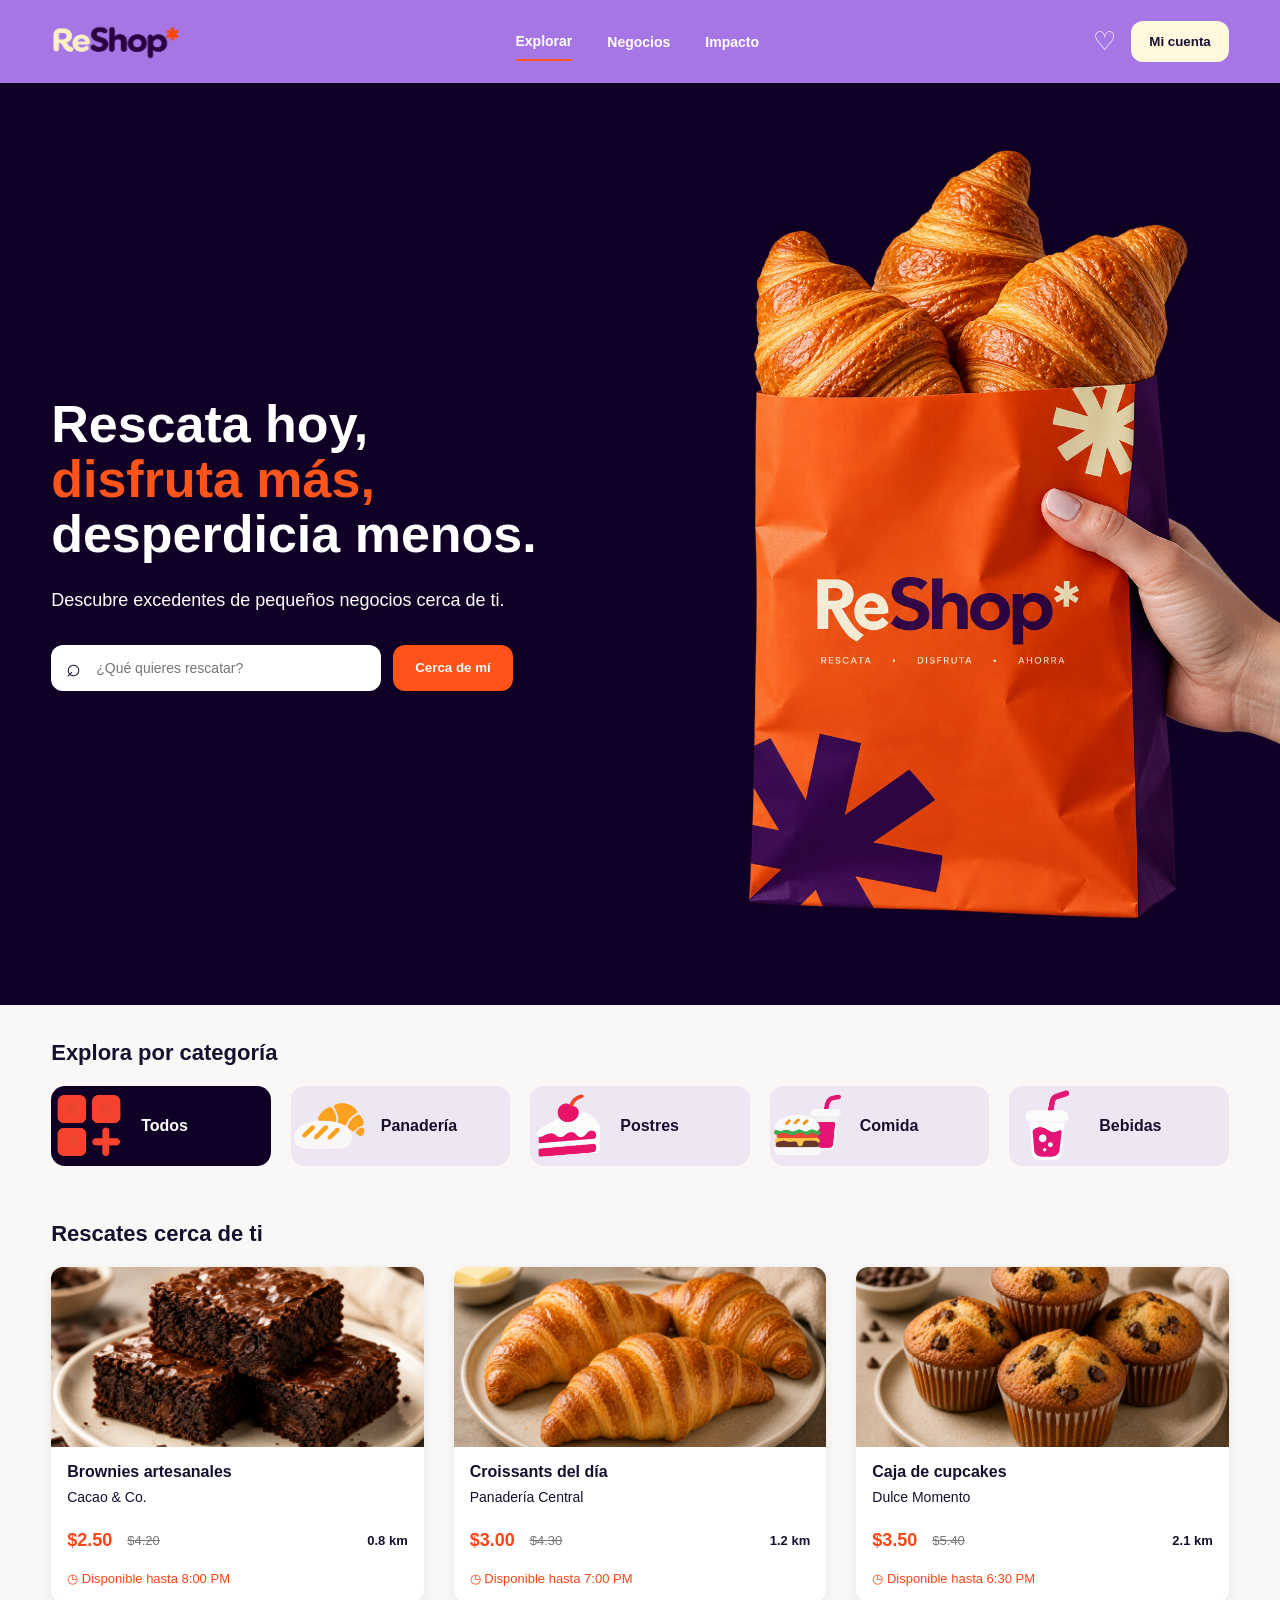
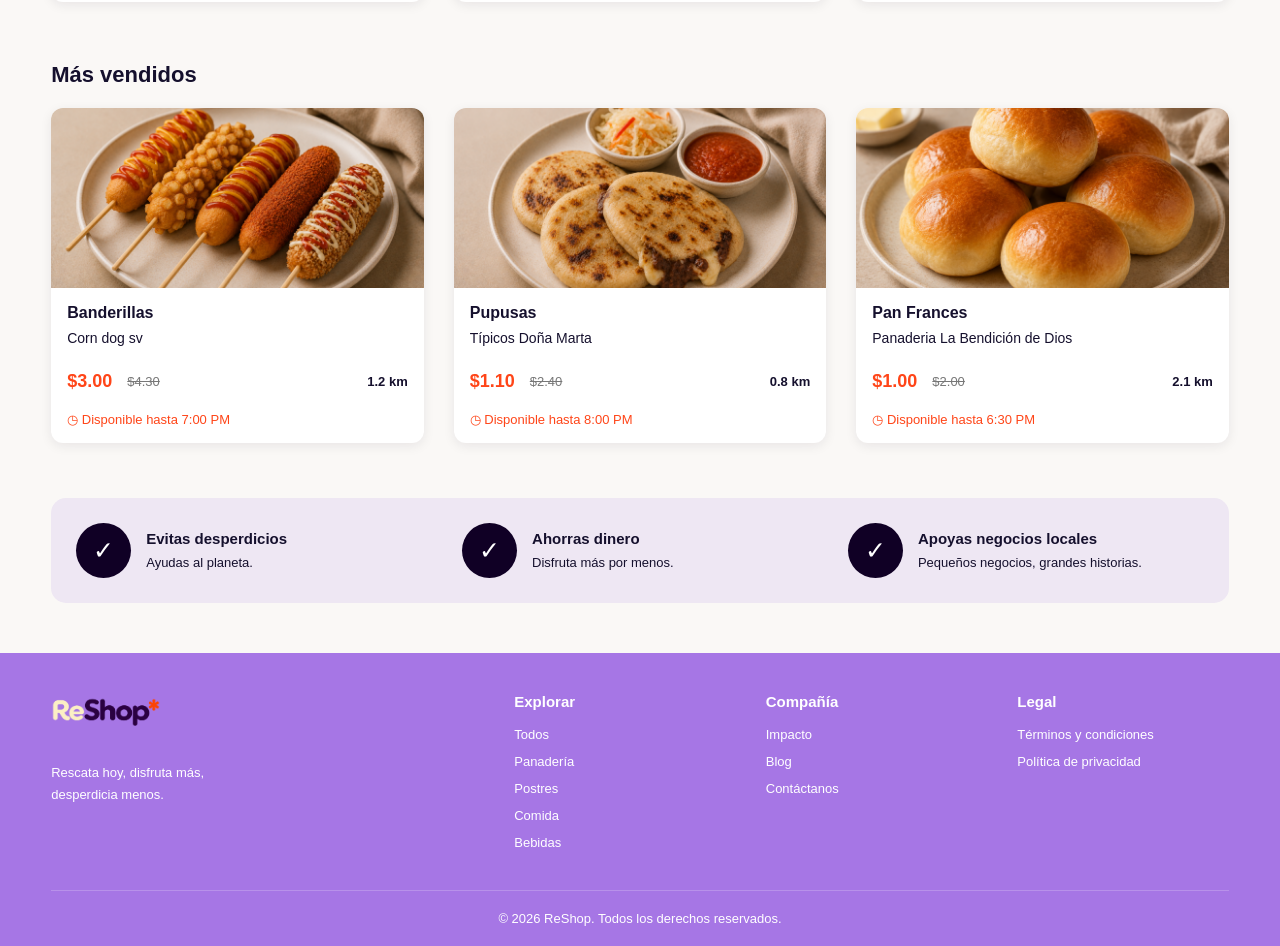
<file: ReShop/index.html>
<!DOCTYPE html>
<html lang="es">

<head>
    <meta charset="UTF-8">

    <!-- Permite que el sitio se adapte a celulares, tablets y computadoras -->
    <meta name="viewport" content="width=device-width, initial-scale=1.0">

    <title>ReShop - Rescata hoy</title>

    <!-- Conectamos el archivo CSS -->
    <link rel="stylesheet" href="estilo.css">
</head>

<body>

    <!-- ================= HEADER ================= -->

    <header class="header">

        <div class="header-contenido">

            <!-- Logo -->
            <a href="#" class="logo">
                <img src="img/logo.png" alt="Logo ReShop">
            </a>

            <!-- Navegación -->
            <nav class="menu">

                <a href="#" class="activo">Explorar</a>
                <a href="#">Negocios</a>
                <a href="#">Impacto</a>

            </nav>

            <!-- Acciones del usuario -->
            <div class="acciones">

                <button class="icono">♡</button>

                <button class="cuenta">
                     Mi cuenta
                </button>

            </div>

        </div>

    </header>


    <!-- ================= CONTENIDO PRINCIPAL ================= -->

    <main>


        <!-- ================= HERO ================= -->

        <section class="hero">

            <div class="hero-contenido">

                <div class="hero-texto">

                    <h1>
                        Rescata hoy,<br>
                        <span>disfruta más,</span><br>
                        desperdicia menos.
                    </h1>

                    <p>
                        Descubre excedentes de pequeños
                        negocios cerca de ti.
                    </p>

                    <!-- Buscador -->
                    <div class="buscador">

                        <div class="campo-busqueda">
                            <span>⌕</span>
                            <input
                                type="text"
                                placeholder="¿Qué quieres rescatar?"
                            >
                        </div>

                        <button class="boton-cerca">
                             Cerca de mí
                        </button>

                    </div>

                </div>


                <!-- Imagen principal -->
                <div class="hero-imagen">

                    <img
                        src="img/Inicio.png"
                        alt="Croissants de ReShop"
                    >

                </div>

            </div>

        </section>


        <!-- ================= CATEGORÍAS ================= -->

        <section class="seccion categorias">

            <h2>Explora por categoría</h2>

            <div class="categorias-lista">

                <a href="#" class="categoria activa-categoria">

                    <img
                        src="img/categoria-todos.png"
                        alt="Todos"
                    >

                    <span>Todos</span>

                </a>


                <a href="#" class="categoria">

                    <img
                        src="img/categoria-panaderia.png"
                        alt="Panadería"
                    >

                    <span>Panadería</span>

                </a>


                <a href="#" class="categoria">

                    <img
                        src="img/categoria-postres.png"
                        alt="Postres"
                    >

                    <span>Postres</span>

                </a>


                <a href="#" class="categoria">

                    <img
                        src="img/categoria-comida.png"
                        alt="Comida"
                    >

                    <span>Comida</span>

                </a>


                <a href="#" class="categoria">

                    <img
                        src="img/categoria-bebidas.png"
                        alt="Bebidas"
                    >

                    <span>Bebidas</span>

                </a>

            </div>

        </section>


        <!-- ================= RESCATES CERCA ================= -->

        <section class="seccion productos-seccion">

            <div class="titulo-seccion">

                <h2>Rescates cerca de ti</h2>


            </div>


            <!-- GRID DE PRODUCTOS -->

            <div class="productos">


                <!-- PRODUCTO 1 -->

                <article class="producto">

                    <img
                        src="img/brownies.png"
                        alt="Brownies artesanales"
                    >

                    <div class="producto-contenido">

                        <h3>Brownies artesanales</h3>

                        <p class="negocio">
                            Cacao & Co.
                        </p>

                        <div class="producto-info">

                            <div class="precios">
                                <strong>$2.50</strong>
                                <del>$4.20</del>
                            </div>

                            <span class="distancia">
                                 0.8 km
                            </span>

                        </div>

                        <p class="disponible">
                            ◷ Disponible hasta 8:00 PM
                        </p>

                    </div>

                </article>


                <!-- PRODUCTO 2 -->

                <article class="producto">

                    <img
                        src="img/croissant.png"
                        alt="Croissants del día"
                    >

                    <div class="producto-contenido">

                        <h3>Croissants del día</h3>

                        <p class="negocio">
                            Panadería Central
                        </p>

                        <div class="producto-info">

                            <div class="precios">
                                <strong>$3.00</strong>
                                <del>$4.30</del>
                            </div>

                            <span class="distancia">
                                 1.2 km
                            </span>

                        </div>

                        <p class="disponible">
                            ◷ Disponible hasta 7:00 PM
                        </p>

                    </div>

                </article>


                <!-- PRODUCTO 3 -->

                <article class="producto">

                    <img
                        src="img/cupcakes.png"
                        alt="Caja de cupcakes"
                    >

                    <div class="producto-contenido">

                        <h3>Caja de cupcakes</h3>

                        <p class="negocio">
                            Dulce Momento
                        </p>

                        <div class="producto-info">

                            <div class="precios">
                                <strong>$3.50</strong>
                                <del>$5.40</del>
                            </div>

                            <span class="distancia">
                                 2.1 km
                            </span>

                        </div>

                        <p class="disponible">
                            ◷ Disponible hasta 6:30 PM
                        </p>

                    </div>

                </article>

            </div>

        </section>


        <!-- ================= MÁS VENDIDOS ================= -->

        <section class="seccion productos-seccion">

            <div class="titulo-seccion">

                <h2>Más vendidos</h2>

            </div>


            <div class="productos">


                <article class="producto">

                    <img
                        src="img/banderillas.png"
                        alt="Banderillas"
                    >

                    <div class="producto-contenido">

                        <h3>Banderillas</h3>

                        <p class="negocio">
                            Corn dog sv
                        </p>

                        <div class="producto-info">

                            <div class="precios">
                                <strong>$3.00</strong>
                                <del>$4.30</del>
                            </div>

                            <span class="distancia">
                                 1.2 km
                            </span>

                        </div>

                        <p class="disponible">
                            ◷ Disponible hasta 7:00 PM
                        </p>

                    </div>

                </article>


                <article class="producto">

                    <img
                        src="img/pupusas.png"
                        alt="Pupusas"
                    >

                    <div class="producto-contenido">

                        <h3>Pupusas</h3>

                        <p class="negocio">
                            Típicos Doña Marta
                        </p>

                        <div class="producto-info">

                            <div class="precios">
                                <strong>$1.10</strong>
                                <del>$2.40</del>
                            </div>

                            <span class="distancia">
                                 0.8 km
                            </span>

                        </div>

                        <p class="disponible">
                            ◷ Disponible hasta 8:00 PM
                        </p>

                    </div>

                </article>


                <article class="producto">

                    <img
                        src="img/pan.png"
                        alt="Pan simple"
                    >

                    <div class="producto-contenido">

                        <h3>Pan Frances</h3>

                        <p class="negocio">
                            Panaderia La Bendición de Dios
                        </p>

                        <div class="producto-info">

                            <div class="precios">
                                <strong>$1.00</strong>
                                <del>$2.00</del>
                            </div>

                            <span class="distancia">
                                 2.1 km
                            </span>

                        </div>

                        <p class="disponible">
                            ◷ Disponible hasta 6:30 PM
                        </p>

                    </div>

                </article>

            </div>

        </section>


        <!-- ================= BENEFICIOS / ASIDE ================= -->

        <aside class="beneficios">

            <div class="beneficio">

                <div class="beneficio-icono">
                    ✓
                </div>

                <div>
                    <h3>Evitas desperdicios</h3>
                    <p>Ayudas al planeta.</p>
                </div>

            </div>


            <div class="beneficio">

                <div class="beneficio-icono">
                    ✓
                </div>

                <div>
                    <h3>Ahorras dinero</h3>
                    <p>Disfruta más por menos.</p>
                </div>

            </div>


            <div class="beneficio">

                <div class="beneficio-icono">
                    ✓
                </div>

                <div>
                    <h3>Apoyas negocios locales</h3>
                    <p>Pequeños negocios, grandes historias.</p>
                </div>

            </div>

        </aside>

    </main>


    <!-- ================= FOOTER ================= -->

    <footer class="footer">

        <div class="footer-contenido">


            <!-- Logo y descripción -->

            <div class="footer-columna">

                <img
                    src="img/logo.png"
                    alt="Logo ReShop"
                    class="logo-footer"
                >

                <p>
                    Rescata hoy, disfruta más,
                    desperdicia menos.
                </p>

                <div class="redes">

                </div>

            </div>


            <!-- Explorar -->

            <div class="footer-columna">

                <h3>Explorar</h3>

                <a href="#">Todos</a>
                <a href="#">Panadería</a>
                <a href="#">Postres</a>
                <a href="#">Comida</a>
                <a href="#">Bebidas</a>

            </div>


            <!-- Compañía -->

            <div class="footer-columna">

                <h3>Compañía</h3>

                <a href="#">Impacto</a>
                <a href="#">Blog</a>
                <a href="#">Contáctanos</a>

            </div>


            <!-- Legal -->

            <div class="footer-columna">

                <h3>Legal</h3>

                <a href="#">Términos y condiciones</a>
                <a href="#">Política de privacidad</a>

            </div>

        </div>


        <div class="copyright">

            © 2026 ReShop. Todos los derechos reservados.

        </div>

    </footer>


</body>

</html>
</file>
<file: ReShop/estilo.css>
/* =====================================================
   RE SHOP
   CSS PRINCIPAL
   ===================================================== */


/* ================= CONFIGURACIÓN GENERAL ================= */

* {
    margin: 0;
    padding: 0;
    box-sizing: border-box;
}

body {
    font-family: Arial, Helvetica, sans-serif;
    background-color: #faf8f6;
    color: #15102d;
}

img {
    max-width: 100%;
    display: block;
}

a {
    text-decoration: none;
    color: inherit;
}

button,
input {
    font-family: inherit;
}


/* ================= HEADER ================= */

.header {
    background-color: hsl(266, 68%, 68%);
    color: white;
}

.header-contenido {
    width: 92%;
    max-width: 1300px;
    margin: auto;

    display: flex;
    align-items: center;
    justify-content: space-between;

    padding: 20px 0;
    gap: 20px;
}


/* Logo */

.logo img {
    width: 130px;
}


/* Menú */

.menu {
    display: flex;
    align-items: center;
    gap: 35px;
}

.menu a {
    font-size: 14px;
    font-weight: bold;
    padding: 10px 0;
}

.menu .activo {
    color: white;
    border-bottom: 2px solid #ff551c;
}


/* Acciones */

.acciones {
    display: flex;
    align-items: center;
    gap: 15px;
}

.icono {
    border: none;
    background: none;
    color: white;
    font-size: 26px;
    cursor: pointer;
}

.cuenta {
    background-color: #fff8dc;
    border: none;
    border-radius: 12px;

    padding: 13px 18px;

    color: #15102d;
    font-weight: bold;

    cursor: pointer;
}


/* ================= HERO ================= */

.hero {
    background-color: #100025;
    color: white;
    overflow: hidden;
}

.hero-contenido {
    width: 100%;
    max-width: 1400px;
    margin: auto;

    display: flex;
    align-items: center;
    justify-content: space-between;

    min-height: 470px;
}

.hero-texto {
    width: 52%;
    padding-left: 4%;
}

.hero h1 {
    font-size: 52px;
    line-height: 1.05;
    margin-bottom: 25px;
}

.hero h1 span {
    color: #ff551c;
}

.hero p {
    font-size: 18px;
    line-height: 1.6;
    margin-bottom: 30px;
}


/* Imagen hero */

.hero-imagen {
    width: 48%;
    align-self: flex-end;

    display: flex;
    justify-content: flex-end;
}

.hero-imagen img {
    width: 100%;
}


/* ================= BUSCADOR ================= */

.buscador {
    display: flex;
    gap: 12px;
}

.campo-busqueda {
    background-color: white;
    border-radius: 12px;

    display: flex;
    align-items: center;

    width: 330px;
    padding: 0 15px;
}

.campo-busqueda span {
    color: #15102d;
    font-size: 25px;
}

.campo-busqueda input {
    width: 100%;

    border: none;
    outline: none;

    padding: 15px;

    font-size: 14px;
}

.boton-cerca {
    background-color: hsl(15, 100%, 55%);
    color: white;

    border: none;
    border-radius: 12px;

    padding: 0 22px;

    font-weight: bold;
    cursor: pointer;
}


/* ================= SECCIONES ================= */

.seccion {
    width: 92%;
    max-width: 1300px;
    margin: auto;
}

.categorias {
    padding-top: 35px;
    padding-bottom: 25px;
}

.seccion h2 {
    font-size: 22px;
    margin-bottom: 20px;
}


/* ================= CATEGORÍAS ================= */

/*
   FLEXBOX:
   Las categorías se organizan horizontalmente.
*/

.categorias-lista {
    display: flex;
    gap: 20px;
    flex-wrap: wrap;
}

.categoria {
    flex: 1;
    min-width: 150px;

    height: 80px;

    background-color: hsl(275, 33%, 93%);
    border-radius: 14px;

    display: flex;
    align-items: center;

    overflow: hidden;

    font-weight: bold;
}

.categoria img {
    width: 75px;
    height: 80px;

    object-fit: cover;
}

.categoria span {
    padding: 15px;
}

.activa-categoria {
    background-color: #100025;
    color: white;
}


/* ================= TÍTULO DE SECCIÓN ================= */

.productos-seccion {
    padding: 30px 0;
}

.titulo-seccion {
    display: flex;
    justify-content: space-between;
    align-items: center;
}

.titulo-seccion h2 {
    margin-bottom: 20px;
}

.titulo-seccion a {
    color: #ff551c;
    font-weight: bold;
}


/* ================= PRODUCTOS ================= */

/*
   GRID:
   Las tarjetas forman 3 columnas en computadora.
*/

.productos {
    display: grid;

    grid-template-columns:
        repeat(3, 1fr);

    gap: 30px;
}


/* Tarjeta */

.producto {
    background-color: white;

    border-radius: 12px;

    overflow: hidden;

    box-shadow: 0 3px 12px rgba(20, 10, 40, 0.08);
}

.producto > img {
    width: 100%;
    height: 180px;

    object-fit: cover;
}

.producto-contenido {
    padding: 16px;
}

.producto h3 {
    font-size: 16px;
    margin-bottom: 8px;
}

.negocio {
    font-size: 14px;
    margin-bottom: 25px;
}


/* Precio y distancia */

.producto-info {
    display: flex;
    justify-content: space-between;
    align-items: center;
}

.precios {
    display: flex;
    align-items: center;
    gap: 15px;
}

.precios strong {
    color: #ff4518;
    font-size: 18px;
}

.precios del {
    color: #777;
    font-size: 13px;
}

.distancia {
    font-size: 13px;
    font-weight: bold;
}


/* Disponibilidad */

.disponible {
    color: #ff4518;
    font-size: 13px;
    margin-top: 20px;
}


/* ================= BENEFICIOS ================= */

.beneficios {
    width: 92%;
    max-width: 1300px;

    margin: 25px auto 50px;

    background-color: hsl(275, 33%, 93%);

    border-radius: 15px;

    padding: 25px;

    display: flex;
    justify-content: space-around;
    align-items: center;

    gap: 30px;
}

.beneficio {
    display: flex;
    align-items: center;
    gap: 15px;
    flex: 1;
}

.beneficio-icono {
    width: 55px;
    height: 55px;

    border-radius: 50%;

    background-color: #100025;
    color: white;

    display: flex;
    align-items: center;
    justify-content: center;

    font-size: 25px;

    flex-shrink: 0;
}

.beneficio h3 {
    font-size: 15px;
    margin-bottom: 8px;
}

.beneficio p {
    font-size: 13px;
}


/* ================= FOOTER ================= */

.footer {
    background-color: hsl(266, 68%, 68%);
    color: white;

    padding-top: 40px;
}

.footer-contenido {
    width: 92%;
    max-width: 1300px;

    margin: auto;

    display: grid;

    grid-template-columns:
        2fr 1fr 1fr 1fr;

    gap: 40px;
}

.logo-footer {
    width: 110px;
    margin-bottom: 20px;
}

.footer-columna {
    display: flex;
    flex-direction: column;
    gap: 12px;
}

.footer-columna p {
    font-size: 13px;
    line-height: 1.7;
    max-width: 200px;
}

.footer-columna h3 {
    font-size: 15px;
    margin-bottom: 5px;
}

.footer-columna a {
    font-size: 13px;
}

.redes {
    display: flex;
    gap: 20px;
    margin-top: 10px;
}

.redes a {
    font-size: 22px;
}

.copyright {
    width: 92%;
    max-width: 1300px;

    margin: 40px auto 0;

    padding: 20px 0;

    border-top: 1px solid rgba(255,255,255,0.2);

    text-align: center;

    font-size: 13px;
}


/* =====================================================
   BREAKPOINT 1200 PX
   LAPTOPS
   ===================================================== */

@media (max-width: 1200px) {

    .hero h1 {
        font-size: 45px;
    }

    .menu {
        gap: 20px;
    }

    .productos {
        gap: 20px;
    }

}


/* =====================================================
   BREAKPOINT 768 PX
   TABLETS
   ===================================================== */

@media (max-width: 768px) {

    /* Header */

    .header-contenido {
        flex-wrap: wrap;
    }

    .menu {
        order: 3;

        width: 100%;

        justify-content: center;

        gap: 25px;
    }

    .menu a {
        font-size: 12px;
    }


    /* Hero */

    .hero-contenido {
        flex-direction: column;

        text-align: center;

        padding-top: 45px;
    }

    .hero-texto {
        width: 100%;
    }

    .hero h1 {
        font-size: 42px;
    }

    .hero-imagen {
        width: 70%;
        margin-top: 20px;
    }

    .buscador {
        justify-content: center;
    }


    /* Categorías */

    .categorias-lista {
        display: grid;

        grid-template-columns:
            repeat(2, 1fr);
    }

    .categoria {
        width: 100%;
    }


    /* Productos */

    .productos {
        grid-template-columns:
            repeat(2, 1fr);
    }


    /* Beneficios */

    .beneficios {
        flex-direction: column;
        align-items: flex-start;
    }

    .beneficio {
        width: 100%;
    }


    /* Footer */

    .footer-contenido {
        grid-template-columns:
            repeat(2, 1fr);
    }

}


/* =====================================================
   BREAKPOINT 576 PX
   MOBILES
   ===================================================== */

@media (max-width: 576px) {

    /* Header */

    .header-contenido {
        width: 88%;
    }

    .logo img {
        width: 105px;
    }

    .icono {
        font-size: 20px;
    }

    .cuenta {
        padding: 10px;
        font-size: 12px;
    }

    .menu {
        display: none;
    }


    /* Hero */

    .hero-contenido {
        width: 88%;
        min-height: auto;
    }

    .hero-texto {
        padding-top: 35px;
    }

    .hero h1 {
        font-size: 34px;
    }

    .hero p {
        font-size: 15px;
    }

    .hero-imagen {
        width: 100%;
    }


    /* Buscador */

    .buscador {
        flex-direction: column;
    }

    .campo-busqueda {
        width: 100%;
    }

    .boton-cerca {
        padding: 15px;
    }


    /* Categorías */

    .seccion {
        width: 88%;
    }

    .categorias-lista {
        grid-template-columns: 1fr;
    }

    .categoria {
        height: 70px;
    }

    .categoria img {
        width: 70px;
        height: 70px;
    }


    /* Productos */

    .productos {
        grid-template-columns: 1fr;
    }

    .producto > img {
        height: 200px;
    }


    /* Títulos */

    .titulo-seccion a {
        font-size: 12px;
    }


    /* Beneficios */

    .beneficios {
        width: 88%;
        padding: 20px;
    }


    /* Footer */

    .footer-contenido {
        width: 88%;

        grid-template-columns: 1fr;

        gap: 30px;
    }

    .copyright {
        width: 88%;
    }

}
</file>
